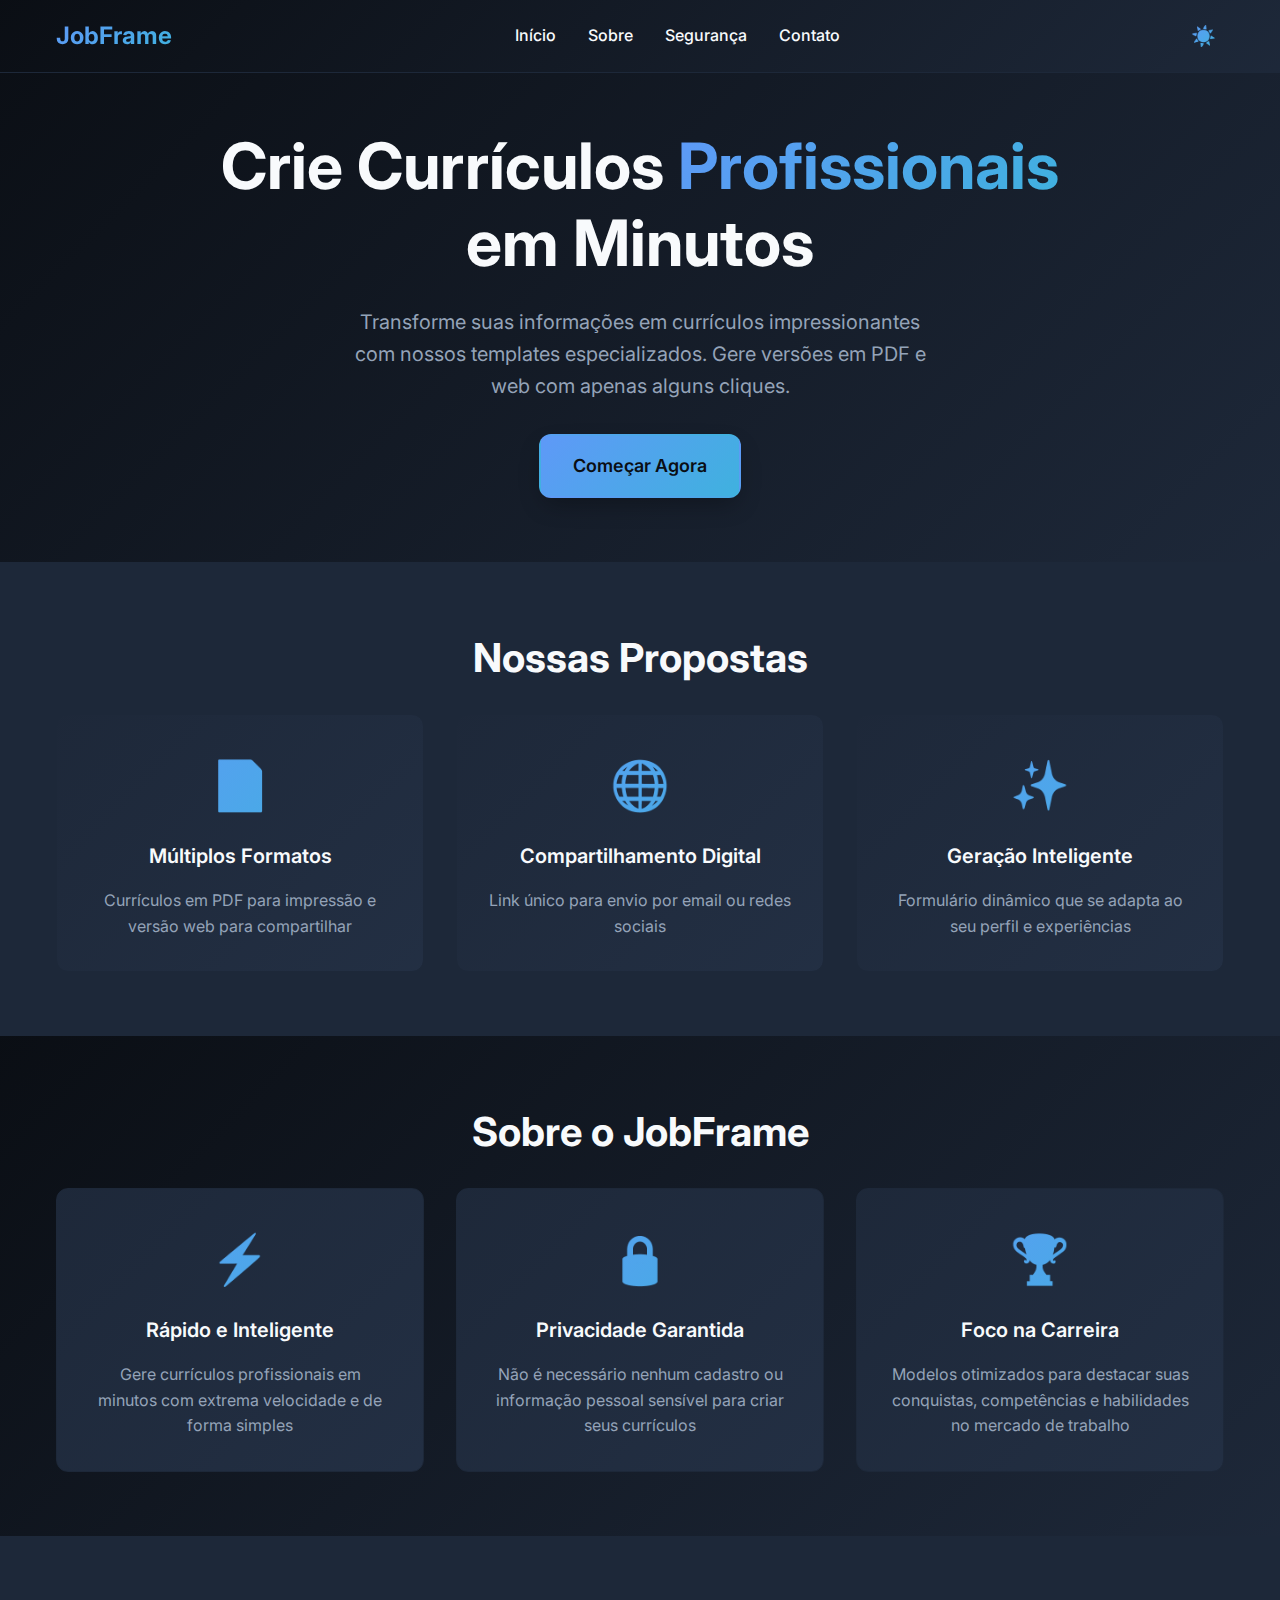
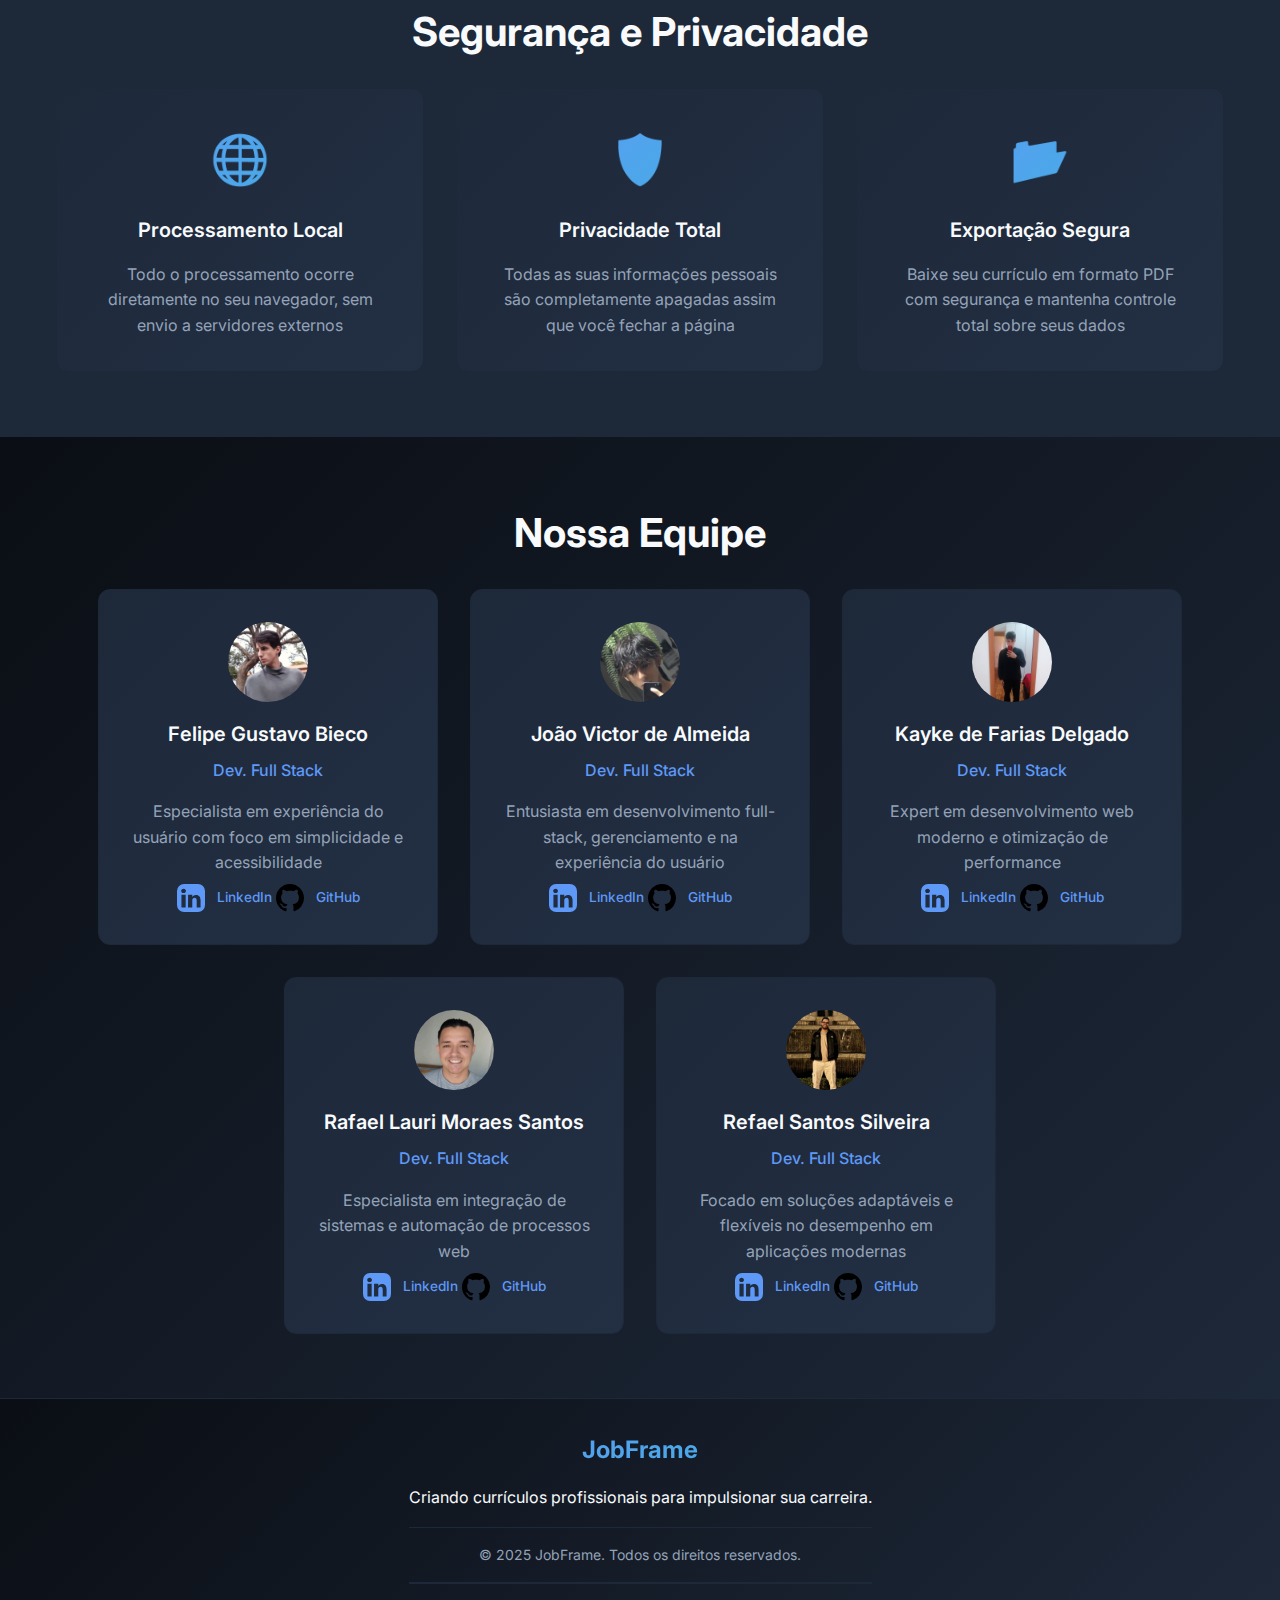
<file: index.html>
<!DOCTYPE html>
<html lang="pt-BR">

<head>
    <meta charset="UTF-8">
    <meta name="viewport" content="width=device-width, initial-scale=1.0">
    <title>JobFrame - Gerador de Currículos</title>
    <meta name="description"
        content="Crie currículos profissionais em minutos com o JobFrame. Gere versões em PDF e web com templates especializados para diferentes setores.">
    <meta name="author" content="JobFrame">
    <link href="https://fonts.googleapis.com/css2?family=Inter:wght@300;400;500;600;700&display=swap" rel="stylesheet">
    <link rel="stylesheet" href="style.css">
    <script src="script.js" defer></script>
</head>

<body>
    <!-- Header -->
    <header id="header" class="header">
        <nav class="nav">
            <div class="nav-brand">
                <a href="#hero" class="nav-logo">
                    <h2>JobFrame</h2>
                </a>
            </div>
            <ul class="nav-menu">
                <li><a href="#hero" class="nav-link">Início</a></li>
                <li><a href="#about" class="nav-link">Sobre</a></li>
                <li><a href="#security" class="nav-link">Segurança</a></li>
                <li><a href="#team" class="nav-link">Contato</a></li>
            </ul>
            <button id="theme-toggle" class="theme-toggle" aria-label="Alternar tema">
                <span class="theme-icon"></span>
            </button>
            <button class="mobile-menu-toggle" id="mobile-menu-toggle">
                <span></span>
                <span></span>
                <span></span>
            </button>
        </nav>
    </header>

    <main>
        <!-- Seção Hero -->
        <section id="hero" class="hero">
            <div class="container">
                <h1 class="hero-title">
                    Crie Currículos
                    <span class="gradient-text">Profissionais</span>
                    <br>em Minutos
                </h1>
                <p class="hero-description">
                    Transforme suas informações em currículos impressionantes com nossos templates
                    especializados. Gere versões em PDF e web com apenas alguns cliques.
                </p>
                <a href="form.html" class="btn btn-hero">Começar Agora</a>
            </div>
        </section>

        <!-- Seção "Nossas Propostas" -->
        <section id="features" class="features">
            <div class="container">
                <h2 class="section-title">Nossas Propostas</h2>
                <div class="features-grid">
                    <div class="feature-card">
                        <div class="feature-icon">📄</div>
                        <h3>Múltiplos Formatos</h3>
                        <p class="feature-text">Currículos em PDF para impressão e versão web para compartilhar</p>
                    </div>
                    <div class="feature-card">
                        <div class="feature-icon">🌐</div>
                        <h3>Compartilhamento Digital</h3>
                        <p class="feature-text">Link único para envio por email ou redes sociais</p>
                    </div>
                    <div class="feature-card">
                        <div class="feature-icon">✨</div>
                        <h3>Geração Inteligente</h3>
                        <p class="feature-text">Formulário dinâmico que se adapta ao seu perfil e experiências</p>
                    </div>
                </div>
            </div>
        </section>

        <!-- Seção "Sobre o JobFrame" -->
        <section id="about" class="about">
            <div class="container">
                <h2 class="section-title">Sobre o JobFrame</h2>
                <div class="about-grid">
                    <div class="about-card">
                        <div class="about-icon">⚡</div>
                        <h3>Rápido e Inteligente</h3>
                        <p class="about-text">Gere currículos profissionais em minutos com extrema velocidade e de forma
                            simples</p>
                    </div>
                    <div class="about-card">
                        <div class="about-icon">🔒</div>
                        <h3>Privacidade Garantida</h3>
                        <p class="about-text">Não é necessário nenhum cadastro ou informação pessoal sensível para criar
                            seus currículos</p>
                    </div>
                    <div class="about-card">
                        <div class="about-icon">🏆</div>
                        <h3>Foco na Carreira</h3>
                        <p class="about-text">Modelos otimizados para destacar suas conquistas, competências e
                            habilidades no mercado de trabalho</p>
                    </div>
                </div>
            </div>
        </section>

        <!-- Seção "Segurança e Privacidade"  -->
        <section id="security" class="security">
            <div class="container">
                <h2 class="section-title">Segurança e Privacidade</h2>
                <div class="security-grid">
                    <div class="security-card">
                        <div class="security-icon">🌐</div>
                        <h3>Processamento Local</h3>
                        <p class="security-text">Todo o processamento ocorre diretamente no seu navegador, sem envio a
                            servidores externos</p>
                    </div>

                    <div class="security-card">
                        <div class="security-icon">🛡️</div>
                        <h3>Privacidade Total</h3>
                        <p class="security-text">Todas as suas informações pessoais são completamente apagadas assim que
                            você fechar a página</p>
                    </div>
                    <div class="security-card">
                        <div class="security-icon">📂</div>
                        <h3>Exportação Segura</h3>
                        <p class="security-text">Baixe seu currículo em formato PDF com segurança e mantenha controle
                            total sobre seus dados</p>
                    </div>
                </div>
            </div>
        </section>

        <!-- Seção "Nossa Equipe" -->
        <section id="team" class="team">
            <div class="container">
                <h2 class="section-title">Nossa Equipe</h2>
                <div class="team-grid">
                    <div class="team-card">
                        <div class="team-avatar">
                            <img src="src/equipe-1.jpeg" alt="">
                        </div>
                        <h3 class="team-name">Felipe Gustavo Bieco</h3>
                        <p class="team-role">Dev. Full Stack</p>
                        <p class="team-description">Especialista em experiência do usuário com foco em simplicidade e
                            acessibilidade</p>
                        <div class="social-links">
                            <a href="https://www.linkedin.com/in/felipe-bieco-879893324/" target="_blank"
                                class="social-link linkedin-link">
                                <svg xmlns="http://www.w3.org/2000/svg" width="28" height="28" fill="currentColor"
                                    class="bi bi-linkedin" viewBox="0 0 16 16"
                                    style="vertical-align: middle; margin-right: 8px; border-radius: 25%;">
                                    <path d="M0 1.146C0 .513.526 0 1.175 0h13.65C15.473 
             0 16 .513 16 1.146v13.708c0 .633-.527 
             1.146-1.175 1.146H1.175A1.146 1.146 
             0 0 1 0 14.854V1.146zm4.943 
             12.248V6.169H2.542v7.225h2.401zm-1.2-8.212c.837 
             0 1.358-.554 1.358-1.248-.015-.71-.52-1.248-1.341-1.248-.821 
             0-1.359.538-1.359 1.248 0 .694.521 1.248 
             1.327 1.248h.015zM13.458 
             13.394v-3.967c0-2.118-1.13-3.104-2.636-3.104-1.214 
             0-1.758.669-2.06 1.14h-.03V6.169H6.332c.03.678 
             0 7.225 0 7.225h2.4v-4.03c0-.216.016-.432.08-.586.173-.431.568-.878 
             1.231-.878.869 0 1.216.662 1.216 1.634v3.86h2.199z" />
                                </svg>
                                <span>LinkedIn</span>
                            </a>

                            <a href="https://github.com/felipotsz/" target="_blank" class="social-link github-link">
                                <svg xmlns="http://www.w3.org/2000/svg" height="28" width="28" fill=""
                                    class="bi bi-github" viewBox="0 0 16 16"
                                    style="vertical-align: middle; margin-right: 8px;">
                                    <path d="M8 0C3.58 0 0 3.58 0 8c0 3.54 2.29 6.53 5.47 7.59.4.07.55-.17.55-.38
             0-.19-.01-.82-.01-1.49-2.01.37-2.53-.49-2.69-.94-.09-.23-.48-.94
             -.82-1.13-.28-.15-.68-.52-.01-.53.63-.01 1.08.58 1.23.82.72
             1.21 1.87.87 2.33.66.07-.52.28-.87.51-1.07-1.78-.2-3.64-.89
             -3.64-3.95 0-.87.31-1.59.82-2.15-.08-.2-.36-1.02.08-2.12
             0 0 .67-.21 2.2.82.64-.18 1.32-.27 2-.27s1.36.09 2 .27
             c1.53-1.04 2.2-.82 2.2-.82.44 1.1.16 1.92.08 2.12.51.56
             .82 1.27.82 2.15 0 3.07-1.87 3.75-3.65 3.95.29.25.54.73
             .54 1.48 0 1.07-.01 1.93-.01 2.2 0 .21.15.46.55.38A8.01
             8.01 0 0 0 16 8c0-4.42-3.58-8-8-8" />
                                </svg>
                                <span>GitHub</span>
                            </a>
                        </div>
                    </div>

                    <div class="team-card">
                        <div class="team-avatar">
                            <img src="src/equipe-2.jpeg" alt="">
                        </div>
                        <h3 class="team-name">João Victor de Almeida</h3>
                        <p class="team-role">Dev. Full Stack</p>
                        <p class="team-description">Entusiasta em desenvolvimento full-stack, gerenciamento e na
                            experiência do usuário</p>
                        <div class="social-links">
                            <a href="https://www.linkedin.com/in/joao-victor-de-almeida-959438384/" target="_blank"
                                class="social-link linkedin-link">
                                <svg xmlns="http://www.w3.org/2000/svg" width="28" height="28" fill="currentColor"
                                    class="bi bi-linkedin" viewBox="0 0 16 16"
                                    style="vertical-align: middle; margin-right: 8px; border-radius: 25%;">
                                    <path d="M0 1.146C0 .513.526 0 1.175 0h13.65C15.473 
             0 16 .513 16 1.146v13.708c0 .633-.527 
             1.146-1.175 1.146H1.175A1.146 1.146 
             0 0 1 0 14.854V1.146zm4.943 
             12.248V6.169H2.542v7.225h2.401zm-1.2-8.212c.837 
             0 1.358-.554 1.358-1.248-.015-.71-.52-1.248-1.341-1.248-.821 
             0-1.359.538-1.359 1.248 0 .694.521 1.248 
             1.327 1.248h.015zM13.458 
             13.394v-3.967c0-2.118-1.13-3.104-2.636-3.104-1.214 
             0-1.758.669-2.06 1.14h-.03V6.169H6.332c.03.678 
             0 7.225 0 7.225h2.4v-4.03c0-.216.016-.432.08-.586.173-.431.568-.878 
             1.231-.878.869 0 1.216.662 1.216 1.634v3.86h2.199z" />
                                </svg>
                                <span>LinkedIn</span>
                            </a>

                            <a href="https://github.com/joaovictor17879-hub" target="_blank"
                                class="social-link github-link">
                                <svg xmlns="http://www.w3.org/2000/svg" height="28" width="28" fill=""
                                    class="bi bi-github" viewBox="0 0 16 16"
                                    style="vertical-align: middle; margin-right: 8px;">
                                    <path d="M8 0C3.58 0 0 3.58 0 8c0 3.54 2.29 6.53 5.47 7.59.4.07.55-.17.55-.38
             0-.19-.01-.82-.01-1.49-2.01.37-2.53-.49-2.69-.94-.09-.23-.48-.94
             -.82-1.13-.28-.15-.68-.52-.01-.53.63-.01 1.08.58 1.23.82.72
             1.21 1.87.87 2.33.66.07-.52.28-.87.51-1.07-1.78-.2-3.64-.89
             -3.64-3.95 0-.87.31-1.59.82-2.15-.08-.2-.36-1.02.08-2.12
             0 0 .67-.21 2.2.82.64-.18 1.32-.27 2-.27s1.36.09 2 .27
             c1.53-1.04 2.2-.82 2.2-.82.44 1.1.16 1.92.08 2.12.51.56
             .82 1.27.82 2.15 0 3.07-1.87 3.75-3.65 3.95.29.25.54.73
             .54 1.48 0 1.07-.01 1.93-.01 2.2 0 .21.15.46.55.38A8.01
             8.01 0 0 0 16 8c0-4.42-3.58-8-8-8" />
                                </svg>
                                <span>GitHub</span>
                            </a>
                        </div>
                    </div>

                    <div class="team-card">
                        <div class="team-avatar">
                            <img src="src/equipe-3.jpeg" alt="">
                        </div>
                        <h3 class="team-name">Kayke de Farias Delgado</h3>
                        <p class="team-role">Dev. Full Stack</p>
                        <p class="team-description">Expert em desenvolvimento web moderno e otimização de performance
                        </p>
                        <div class="social-links">
                            <a href="https://www.linkedin.com/in/kayke-delgado-681a1b335/" target="_blank"
                                class="social-link linkedin-link">
                                <svg xmlns="http://www.w3.org/2000/svg" width="28" height="28" fill="currentColor"
                                    class="bi bi-linkedin" viewBox="0 0 16 16"
                                    style="vertical-align: middle; margin-right: 8px; border-radius: 25%;">
                                    <path d="M0 1.146C0 .513.526 0 1.175 0h13.65C15.473 
             0 16 .513 16 1.146v13.708c0 .633-.527 
             1.146-1.175 1.146H1.175A1.146 1.146 
             0 0 1 0 14.854V1.146zm4.943 
             12.248V6.169H2.542v7.225h2.401zm-1.2-8.212c.837 
             0 1.358-.554 1.358-1.248-.015-.71-.52-1.248-1.341-1.248-.821 
             0-1.359.538-1.359 1.248 0 .694.521 1.248 
             1.327 1.248h.015zM13.458 
             13.394v-3.967c0-2.118-1.13-3.104-2.636-3.104-1.214 
             0-1.758.669-2.06 1.14h-.03V6.169H6.332c.03.678 
             0 7.225 0 7.225h2.4v-4.03c0-.216.016-.432.08-.586.173-.431.568-.878 
             1.231-.878.869 0 1.216.662 1.216 1.634v3.86h2.199z" />
                                </svg>
                                <span>LinkedIn</span>
                            </a>

                            <a href="https://github.com/NinjaMaster14" target="_blank" class="social-link github-link">
                                <svg xmlns="http://www.w3.org/2000/svg" height="28" width="28" fill=""
                                    class="bi bi-github" viewBox="0 0 16 16"
                                    style="vertical-align: middle; margin-right: 8px;">
                                    <path d="M8 0C3.58 0 0 3.58 0 8c0 3.54 2.29 6.53 5.47 7.59.4.07.55-.17.55-.38
             0-.19-.01-.82-.01-1.49-2.01.37-2.53-.49-2.69-.94-.09-.23-.48-.94
             -.82-1.13-.28-.15-.68-.52-.01-.53.63-.01 1.08.58 1.23.82.72
             1.21 1.87.87 2.33.66.07-.52.28-.87.51-1.07-1.78-.2-3.64-.89
             -3.64-3.95 0-.87.31-1.59.82-2.15-.08-.2-.36-1.02.08-2.12
             0 0 .67-.21 2.2.82.64-.18 1.32-.27 2-.27s1.36.09 2 .27
             c1.53-1.04 2.2-.82 2.2-.82.44 1.1.16 1.92.08 2.12.51.56
             .82 1.27.82 2.15 0 3.07-1.87 3.75-3.65 3.95.29.25.54.73
             .54 1.48 0 1.07-.01 1.93-.01 2.2 0 .21.15.46.55.38A8.01
             8.01 0 0 0 16 8c0-4.42-3.58-8-8-8" />
                                </svg>
                                <span>GitHub</span>
                            </a>
                        </div>
                    </div>

                    <div class="team-card">
                        <div class="team-avatar">
                            <img src="src/equipe-4.jpeg" alt="">
                        </div>
                        <h3 class="team-name">Rafael Lauri Moraes Santos</h3>
                        <p class="team-role">Dev. Full Stack</p>
                        <p class="team-description">Especialista em integração de sistemas e automação de processos web
                        </p>
                        <div class="social-links">
                            <a href="https://www.linkedin.com/in/rafael-lauri-moraes-santos-717773186/" target="_blank"
                                class="social-link linkedin-link">
                                <svg xmlns="http://www.w3.org/2000/svg" width="28" height="28" fill="currentColor"
                                    class="bi bi-linkedin" viewBox="0 0 16 16"
                                    style="vertical-align: middle; margin-right: 8px; border-radius: 25%;">
                                    <path d="M0 1.146C0 .513.526 0 1.175 0h13.65C15.473 
             0 16 .513 16 1.146v13.708c0 .633-.527 
             1.146-1.175 1.146H1.175A1.146 1.146 
             0 0 1 0 14.854V1.146zm4.943 
             12.248V6.169H2.542v7.225h2.401zm-1.2-8.212c.837 
             0 1.358-.554 1.358-1.248-.015-.71-.52-1.248-1.341-1.248-.821 
             0-1.359.538-1.359 1.248 0 .694.521 1.248 
             1.327 1.248h.015zM13.458 
             13.394v-3.967c0-2.118-1.13-3.104-2.636-3.104-1.214 
             0-1.758.669-2.06 1.14h-.03V6.169H6.332c.03.678 
             0 7.225 0 7.225h2.4v-4.03c0-.216.016-.432.08-.586.173-.431.568-.878 
             1.231-.878.869 0 1.216.662 1.216 1.634v3.86h2.199z" />
                                </svg>
                                <span>LinkedIn</span>
                            </a>

                            <a href="https://github.com/RafalauriSantos" target="_blank"
                                class="social-link github-link">
                                <svg xmlns="http://www.w3.org/2000/svg" height="28" width="28" fill=""
                                    class="bi bi-github" viewBox="0 0 16 16"
                                    style="vertical-align: middle; margin-right: 8px;">
                                    <path d="M8 0C3.58 0 0 3.58 0 8c0 3.54 2.29 6.53 5.47 7.59.4.07.55-.17.55-.38
             0-.19-.01-.82-.01-1.49-2.01.37-2.53-.49-2.69-.94-.09-.23-.48-.94
             -.82-1.13-.28-.15-.68-.52-.01-.53.63-.01 1.08.58 1.23.82.72
             1.21 1.87.87 2.33.66.07-.52.28-.87.51-1.07-1.78-.2-3.64-.89
             -3.64-3.95 0-.87.31-1.59.82-2.15-.08-.2-.36-1.02.08-2.12
             0 0 .67-.21 2.2.82.64-.18 1.32-.27 2-.27s1.36.09 2 .27
             c1.53-1.04 2.2-.82 2.2-.82.44 1.1.16 1.92.08 2.12.51.56
             .82 1.27.82 2.15 0 3.07-1.87 3.75-3.65 3.95.29.25.54.73
             .54 1.48 0 1.07-.01 1.93-.01 2.2 0 .21.15.46.55.38A8.01
             8.01 0 0 0 16 8c0-4.42-3.58-8-8-8" />
                                </svg>
                                <span>GitHub</span>
                            </a>
                        </div>
                    </div>

                    <div class="team-card">
                        <div class="team-avatar">
                            <img src="src/equipe-5.jpeg" alt="">
                        </div>
                        <h3 class="team-name">Refael Santos Silveira</h3>
                        <p class="team-role">Dev. Full Stack</p>
                        <p class="team-description">Focado em soluções adaptáveis e flexíveis no desempenho em
                            aplicações modernas
                        </p>
                        <div class="social-links">
                            <a href="https://www.linkedin.com/in/rafael-silveira-0a5537355/" target="_blank"
                                class="social-link linkedin-link">
                                <svg xmlns="http://www.w3.org/2000/svg" width="28" height="28" fill="currentColor"
                                    class="bi bi-linkedin" viewBox="0 0 16 16"
                                    style="vertical-align: middle; margin-right: 8px; border-radius: 25%;">
                                    <path d="M0 1.146C0 .513.526 0 1.175 0h13.65C15.473 
             0 16 .513 16 1.146v13.708c0 .633-.527 
             1.146-1.175 1.146H1.175A1.146 1.146 
             0 0 1 0 14.854V1.146zm4.943 
             12.248V6.169H2.542v7.225h2.401zm-1.2-8.212c.837 
             0 1.358-.554 1.358-1.248-.015-.71-.52-1.248-1.341-1.248-.821 
             0-1.359.538-1.359 1.248 0 .694.521 1.248 
             1.327 1.248h.015zM13.458 
             13.394v-3.967c0-2.118-1.13-3.104-2.636-3.104-1.214 
             0-1.758.669-2.06 1.14h-.03V6.169H6.332c.03.678 
             0 7.225 0 7.225h2.4v-4.03c0-.216.016-.432.08-.586.173-.431.568-.878 
             1.231-.878.869 0 1.216.662 1.216 1.634v3.86h2.199z" />
                                </svg>
                                <span>LinkedIn</span>
                            </a>

                            <a href="https://github.com/Rafaelz11" target="_blank" class="social-link github-link">
                                <svg xmlns="http://www.w3.org/2000/svg" height="28" width="28" fill=""
                                    class="bi bi-github" viewBox="0 0 16 16"
                                    style="vertical-align: middle; margin-right: 8px;">
                                    <path d="M8 0C3.58 0 0 3.58 0 8c0 3.54 2.29 6.53 5.47 7.59.4.07.55-.17.55-.38
             0-.19-.01-.82-.01-1.49-2.01.37-2.53-.49-2.69-.94-.09-.23-.48-.94
             -.82-1.13-.28-.15-.68-.52-.01-.53.63-.01 1.08.58 1.23.82.72
             1.21 1.87.87 2.33.66.07-.52.28-.87.51-1.07-1.78-.2-3.64-.89
             -3.64-3.95 0-.87.31-1.59.82-2.15-.08-.2-.36-1.02.08-2.12
             0 0 .67-.21 2.2.82.64-.18 1.32-.27 2-.27s1.36.09 2 .27
             c1.53-1.04 2.2-.82 2.2-.82.44 1.1.16 1.92.08 2.12.51.56
             .82 1.27.82 2.15 0 3.07-1.87 3.75-3.65 3.95.29.25.54.73
             .54 1.48 0 1.07-.01 1.93-.01 2.2 0 .21.15.46.55.38A8.01
             8.01 0 0 0 16 8c0-4.42-3.58-8-8-8" />
                                </svg>
                                <span>GitHub</span>
                            </a>
                        </div>
                    </div>
                </div>
            </div>

        </section>
    </main>

    <!-- Footer -->
    <footer class="footer">
        <div class="container">
            <div class="footer-content">
                <div class="footer-brand">
                    <h3>JobFrame</h3>
                    <p>Criando currículos profissionais para impulsionar sua carreira.</p>
                </div>
            </div>
            <div class="footer-bottom">
                <p>&copy; 2025 JobFrame. Todos os direitos reservados.</p>
                <div class="footer-divider"></div>
            </div>
        </div>
    </footer>
</body>

</html>
</file>
<file: style.css>
/* JobFrame Design System - Pure CSS Version */

/* ================================================
   IMPORTS E VARIÁVEIS CSS
================================================ */

/* Fonts */
@import url('https://fonts.googleapis.com/css2?family=Inter:wght@300;400;500;600;700&display=swap');

/* CSS Variables - Design System */
:root {
    /* JobFrame Light Theme Colors */
    --background: 225 20% 97%;
    --foreground: 217 32% 17%;
    --card: 0 0% 100%;
    --card-foreground: 217 32% 17%;
    --primary: 217 91% 60%;
    --primary-foreground: 0 0% 100%;
    --primary-light: 228 96% 90%;
    --primary-hover: 217 91% 50%;
    --secondary: 210 40% 96%;
    --secondary-foreground: 217 32% 17%;
    --accent: 197 71% 56%;
    --accent-foreground: 0 0% 100%;
    --muted: 210 40% 96%;
    --muted-foreground: 215 16% 47%;
    --destructive: 0 84% 60%;
    --destructive-foreground: 210 40% 98%;
    --border: 214 32% 91%;
    --input: 214 32% 91%;
    --ring: 217 91% 60%;
    --radius: 0.75rem;

    /* Linha de Progresso */
    --step-line: 214 32% 91%;
    --step-bg: 0 0% 100%;
    --step-color: 215 16% 47%;
    --step-border: 214 32% 91%;

    /* JobFrame Gradients */
    --gradient-primary: linear-gradient(135deg, hsl(217 91% 60%), hsl(197 71% 56%));
    --gradient-hero: linear-gradient(135deg, hsl(217 91% 60%), hsl(197 71% 56%));
    --gradient-card: linear-gradient(135deg, hsl(0 0% 100%), hsl(225 20% 97%));

    /* JobFrame Shadows */
    --shadow-sm: 0 1px 3px 0 rgba(37, 99, 235, 0.08);
    --shadow-md: 0 4px 6px rgba(37, 99, 235, 0.1);
    --shadow-lg: 0 12px 20px rgba(37, 99, 235, 0.12);
    --shadow-elegant: 0 12px 28px rgba(37, 99, 235, 0.18);
    --shadow-glow: 0 0 40px rgba(37, 99, 235, 0.2);

    /* JobFrame Animations */
    --transition-smooth: all 0.3s cubic-bezier(0.4, 0, 0.2, 1);
    --transition-bounce: all 0.3s cubic-bezier(0.68, -0.55, 0.265, 1.55);

    /* Linha Divisora*/
    --divider-color: linear-gradient(to right,
            hsla(217, 32%, 17%, 0),
            hsla(217, 32%, 17%, 0.6),
            hsla(217, 32%, 17%, 0));
}

body.dark-theme {
    --background: 217 32% 6%;
    --foreground: 210 40% 98%;
    --card: 217 32% 17%;
    --card-foreground: 210 40% 98%;
    --primary: 217 91% 67%;
    --primary-foreground: 217 32% 6%;
    --primary-light: 217 32% 25%;
    --primary-hover: 217 91% 60%;
    --secondary: 217 32% 17%;
    --secondary-foreground: 210 40% 98%;
    --accent: 197 71% 56%;
    --accent-foreground: 217 32% 6%;
    --muted: 217 32% 17%;
    --muted-foreground: 215 20% 65%;
    --destructive: 0 62% 31%;
    --destructive-foreground: 210 40% 98%;
    --border: 217 32% 17%;
    --input: 217 32% 17%;
    --ring: 217 91% 67%;
    --step-line: 217 32% 50%;
    --step-bg: 217 32% 17%;
    --step-color: 210 40% 98%;
    --step-border: 217 32% 50%;
    --gradient-primary: linear-gradient(135deg, hsl(217 91% 67%), hsl(197 71% 56%));
    --gradient-hero: linear-gradient(135deg, hsl(217 91% 67%), hsl(197 71% 56%));
    --gradient-card: linear-gradient(135deg, hsl(217 32% 17%), hsl(217 32% 20%));
    --shadow-sm: 0 1px 2px 0 rgba(0, 0, 0, 0.3);
    --shadow-md: 0 4px 6px -1px rgba(0, 0, 0, 0.4);
    --shadow-lg: 0 10px 15px -3px rgba(0, 0, 0, 0.5);
    --shadow-elegant: 0 10px 25px -5px rgba(0, 0, 0, 0.3);
    --shadow-glow: 0 0 40px rgba(59, 130, 246, 0.3);
    --divider-color: linear-gradient(to right,
            hsla(214, 32%, 91%, 0),
            hsla(214, 32%, 91%, 0.6),
            hsla(214, 32%, 91%, 0));
}

/* ================================================
   RESET E ESTILOS BASE
================================================ */

* {
    margin: 0;
    padding: 0;
    box-sizing: border-box;
}

body {
    font-family: 'Inter', sans-serif;
    background-color: hsl(var(--background));
    color: hsl(var(--foreground));
    line-height: 1.6;
    transition: var(--transition-smooth);
}

.container {
    max-width: 1200px;
    margin: 0 auto;
    padding: 0 1rem;
}

/* ================================================
   LAYOUT E COMPONENTES PRINCIPAIS
================================================ */

/* Header Styles */
.header {
    position: fixed;
    top: 0;
    left: 0;
    right: 0;
    width: 100%;
    z-index: 1000;
    background: linear-gradient(135deg, hsl(var(--background)), hsl(var(--secondary)));
    border-bottom: 1px solid hsl(var(--border));
    transition: var(--transition-smooth);
}

.nav {
    display: flex;
    align-items: center;
    justify-content: space-evenly;
    padding: 1rem;
    max-width: 1200px;
    width: 100%;
    margin: 0 auto;
}

.nav-brand h2 {
    background: var(--gradient-primary);
    -webkit-background-clip: text;
    -webkit-text-fill-color: transparent;
    background-clip: text;
    text-decoration: none;
    font-weight: 700;
    font-size: 1.5rem;
}

.nav-brand a {
    text-decoration: none;
}

.nav-menu {
    display: flex;
    list-style: none;
    gap: 2rem;
    margin: 0;
    padding: 0;
    justify-content: center;
    flex-grow: 1;
}

.nav-link {
    text-decoration: none;
    color: hsl(var(--foreground));
    font-weight: 500;
    transition: var(--transition-smooth);
    position: relative;
}

.nav-link:hover {
    color: hsl(var(--primary));
}

.nav-link::after {
    content: '';
    position: absolute;
    bottom: -4px;
    left: 0;
    width: 0;
    height: 2px;
    background: var(--gradient-primary);
    transition: var(--transition-smooth);
}

.nav-link:hover::after {
    width: 100%;
}

.theme-toggle {
    background: none;
    border: none;
    color: hsl(var(--foreground));
    font-size: 1.25rem;
    cursor: pointer;
    padding: 0.5rem;
    border-radius: var(--radius);
    transition: var(--transition-smooth);
}

.theme-toggle:hover {
    background-color: hsl(var(--muted));
}

.theme-icon {
    background: var(--gradient-primary);
    -webkit-background-clip: text;
    -webkit-text-fill-color: transparent;
}

.mobile-menu-toggle {
    display: none;
    flex-direction: column;
    background: none;
    border: none;
    cursor: pointer;
    padding: 0.5rem;
}

.mobile-menu-toggle span {
    width: 25px;
    height: 3px;
    background-color: hsl(var(--foreground));
    margin: 3px 0;
    transition: var(--transition-smooth);
}

/* Main Sections */
section {
    padding: 4rem 1rem;
}

.section-title {
    font-size: 2.5rem;
    font-weight: 700;
    text-align: center;
    margin-bottom: 1.5rem;
    color: hsl(var(--foreground));
}

.divider {
    width: 100%;
    height: 2px;
    background: var(--divider-color);
    margin-top: 1.5rem;
    margin-bottom: 1.5rem;
}

/* Hero Section */
.hero {
    padding: 8rem 1rem 4rem;
    background: linear-gradient(135deg, hsl(var(--background)), hsl(var(--secondary)));
    text-align: center;
}

.hero-title {
    font-size: clamp(2.5rem, 5vw, 4rem);
    font-weight: 700;
    margin-bottom: 1.5rem;
    line-height: 1.2;
}

.gradient-text {
    background: var(--gradient-primary);
    -webkit-background-clip: text;
    -webkit-text-fill-color: transparent;
    background-clip: text;
}

.hero-description {
    font-size: 1.25rem;
    color: hsl(var(--muted-foreground));
    margin-bottom: 2rem;
    max-width: 600px;
    margin-left: auto;
    margin-right: auto;
}

/* Card Grid System */
.features-grid,
.about-grid,
.security-grid {
    display: grid;
    grid-template-columns: repeat(auto-fit, minmax(280px, 1fr));
    gap: 2rem;
}

.feature-card,
.about-card,
.security-card {
    padding: 2rem;
    border-radius: var(--radius);
    background: var(--gradient-card);
    border: 1px solid hsl(var(--border));
    text-align: center;
    transition: var(--transition-smooth);
    position: relative;
    overflow: hidden;
}

.feature-card:hover,
.about-card:hover,
.security-card:hover {
    transform: translateY(-8px);
    box-shadow: var(--shadow-elegant);
    border-color: hsl(var(--primary) / 0.5);
}

.feature-icon,
.about-icon,
.security-icon {
    font-size: 3rem;
    margin-bottom: 1rem;
    background: var(--gradient-primary);
    -webkit-background-clip: text;
    -webkit-text-fill-color: transparent;
}

.feature-card h3,
.about-card h3,
.security-card h3 {
    font-size: 1.25rem;
    font-weight: 600;
    margin-bottom: 1rem;
    color: hsl(var(--foreground));
    transition: var(--transition-smooth);
}

.feature-card:hover h3,
.about-card:hover h3,
.security-card:hover h3 {
    color: hsl(var(--primary));
}

.feature-text,
.about-text,
.security-text {
    color: hsl(var(--muted-foreground));
    line-height: 1.6;
}

/* Sections Background */
.features,
.security {
    background-color: hsl(var(--card));
    padding: 4rem 0;
}

.about {
    background: linear-gradient(135deg, hsl(var(--background)), hsl(var(--secondary)));
    padding: 4rem 0;
}

/* Team Section */
.team {
    background: linear-gradient(135deg, hsl(var(--background)), hsl(var(--secondary)));
    border-top: 1px solid hsl(var(--border));
}

.team-grid {
    display: flex;
    flex-wrap: wrap;
    justify-content: center;
    gap: 2rem;
}

.team-card {
    flex: 1 1 340px;
    max-width: 340px;
    padding: 2rem;
    border-radius: var(--radius);
    background: var(--gradient-card);
    border: 1px solid hsl(var(--border));
    text-align: center;
    transition: var(--transition-smooth);
}

.team-card:hover {
    transform: translateY(-8px);
    box-shadow: var(--shadow-elegant);
    border-color: hsl(var(--primary) / 0.5);
}

.team-avatar {
    width: 80px;
    height: 80px;
    border-radius: 50%;
    overflow: hidden;
    display: flex;
    align-items: center;
    justify-content: center;
    background-color: hsl(var(--secondary));
    margin: 0 auto 1rem;
    transition: var(--transition-bounce);
}

.team-card:hover .team-avatar {
    transform: scale(1.1);
}

.team-avatar img {
    width: 100%;
    height: 100%;
    object-fit: cover;
}

.team-name {
    font-size: 1.25rem;
    font-weight: 600;
    margin-bottom: 0.5rem;
    color: hsl(var(--foreground));
}

.team-role {
    font-size: 1rem;
    font-weight: 500;
    color: hsl(var(--primary));
    margin-bottom: 1rem;
}

.team-description {
    color: hsl(var(--muted-foreground));
    margin-bottom: 0.5rem;
    line-height: 1.6;
}

.team-grid a {
    color: hsl(var(--primary));
    text-decoration: none;
    font-size: 0.85rem;
    font-weight: 500;
}

.team-grid a:hover {
    text-decoration: underline;
}

/* Footer */
.footer {
    display: flex;
    flex-direction: column;
    justify-content: center;
    align-items: center;
    background: linear-gradient(135deg, hsl(var(--background)), hsl(var(--secondary)));
    border-top: 1px solid hsl(var(--border));
    padding: 2rem 0 1rem;
}

.footer-content {
    display: flex;
    flex-direction: column;
    align-items: center;
    gap: 1.5rem;
    width: 100%;
}

.footer-brand {
    text-align: center;
    width: 100%;
}

.footer-brand h3 {
    background: var(--gradient-primary);
    -webkit-background-clip: text;
    -webkit-text-fill-color: transparent;
    background-clip: text;
    font-weight: 700;
    font-size: 1.5rem;
    margin-bottom: 1rem;
}

.footer-divider {
    width: 100%;
    height: 2px;
    background-color: hsl(var(--border));
    margin-top: 1rem;
}

.footer-bottom {
    margin-top: 1rem;
    text-align: center;
    padding-top: 1rem;
    border-top: 1px solid hsl(var(--border));
    width: 100%;
    font-size: 0.875rem;
    color: hsl(var(--muted-foreground));
}

/* ================================================
   COMPONENTES DE FORMULÁRIO
================================================ */

/* Creator Section */
.creator {
    background: linear-gradient(135deg, hsl(var(--background)), hsl(var(--secondary)));
    border-top: 1px solid hsl(var(--border));
    padding-top: 6rem;
    min-height: 100vh;
}

.form-container {
    max-width: 800px;
    margin: 0 auto;
}

.resume-form {
    background: var(--gradient-card);
    border: 1px solid hsl(var(--border));
    border-radius: var(--radius);
    padding: 2.5rem;
    box-shadow: var(--shadow-lg);
}

/* Step Indicator */
.step-indicator {
    display: flex;
    flex-direction: column;
    gap: 0.5rem;
    position: relative;
    margin-bottom: 2.5rem;
}

.step-indicator::before {
    content: '';
    position: absolute;
    top: 28%;
    left: 5%;
    right: 5%;
    height: 2px;
    background-color: hsl(var(--step-line));
    transform: translateY(-50%);
}

.step-numbers {
    margin-bottom: 1rem;
    display: grid;
    grid-template-columns: repeat(8, 1fr);
    position: relative;
    align-items: center;
}

.step {
    z-index: 2;
    display: flex;
    flex-direction: column;
    align-items: center;
    justify-content: flex-start;
    min-width: 30px;
    cursor: default;
}

.step-number {
    display: flex;
    align-items: center;
    justify-content: center;
    width: 30px;
    height: 30px;
    border-radius: 50%;
    background-color: hsl(var(--step-bg));
    border: 2px solid hsl(var(--step-border));
    color: hsl(var(--step-color));
    font-weight: 600;
    transition: background-color 0.3s ease, color 0.3s ease, transform 0.4s cubic-bezier(0.68, -0.55, 0.265, 1.55), border-color 0.3s ease, box-shadow 0.3s ease;
}

.step-titles {
    display: grid;
    grid-template-columns: repeat(8, 1fr);
    text-align: center;
    font-size: 0.85rem;
    color: hsl(var(--muted-foreground));
}

.step-title {
    font-size: 0.85rem;
    text-align: center;
    color: hsl(var(--muted-foreground));
    transition: color 0.3s ease;
}

.step.active .step-number {
    background: var(--gradient-primary);
    color: hsl(var(--primary-foreground));
    border-color: hsl(var(--primary));
    transform: scale(1.1);
    box-shadow: var(--shadow-md);
}

.step.active .step-title {
    color: hsl(var(--primary));
    font-weight: 600;
}

/* Form Sections */
.form-section {
    display: none;
    opacity: 0;
    transform: translateX(20px);
    transition: opacity 0.4s ease, transform 0.4s ease, display 0.4s;
    margin-bottom: 1rem;
    position: relative;
}

.form-section.active {
    display: block;
    opacity: 1;
    transform: translateX(0);
}

.form-section-title {
    display: flex;
    align-items: center;
    gap: 0.75rem;
    font-size: 1.5rem;
    font-weight: 600;
    margin-bottom: 1.5rem;
    color: hsl(var(--foreground));
}

.form-section-icon {
    color: hsl(var(--primary));
}

/* Form Grid */
.form-grid {
    display: grid;
    grid-template-columns: 1fr 1fr;
    gap: 1rem;
}

.form-grid-compact {
    grid-template-columns: 1fr auto;
    align-items: center;
}

.form-group {
    display: flex;
    flex-direction: column;
}

.form-group-full {
    grid-column: 1 / -1;
}

.form-group label {
    font-weight: 500;
    margin-bottom: 0.5rem;
    color: hsl(var(--foreground));
}

.form-group input,
.form-group textarea,
.form-group select {
    padding: 0.75rem;
    margin-bottom: 1.5rem;
    border: 1px solid hsl(var(--input));
    border-radius: var(--radius);
    color: hsl(var(--foreground));
    font-size: 1rem;
    transition: var(--transition-smooth);
}

.form-group input:focus,
.form-group textarea:focus,
.form-group select:focus {
    outline: none;
    border-color: hsl(var(--ring));
    box-shadow: 0 0 0 2px hsl(var(--ring) / 0.2);
}

/* Checkboxes */
.form-group-checkbox {
    display: flex;
    align-items: center;
    margin-top: 1rem;
}

.form-group-checkbox label {
    font-size: 1rem;
    cursor: pointer;
    font-weight: 400;
}

.form-group-checkbox input[type="checkbox"] {
    width: 1rem;
    height: 1rem;
    accent-color: hsl(var(--primary));
    cursor: pointer;
    margin-right: 0.5rem;
}

/* Form Navigation */
.form-navigation {
    display: flex;
    justify-content: space-between;
    padding-top: 0.5rem;
    margin-top: 0.5rem;
}

/* Dynamic Items */
.experience-item,
.education-item,
.language-item {
    position: relative;
    margin-bottom: 1rem;
    border-radius: var(--radius);
}

.btn-add-item-wrapper {
    text-align: center;
    margin-top: 1.5rem;
    margin-bottom: 0.5rem;
}

.btn-add-item-wrapper .btn-add-item {
    width: auto;
    min-width: 250px;
    display: inline-flex;
    align-items: center;
    justify-content: center;
    gap: 0.5rem;
}

/* ================================================
   COMPONENTES DE BOTÃO
================================================ */

.btn {
    display: inline-flex;
    align-items: center;
    justify-content: center;
    gap: 0.5rem;
    padding: 0.75rem 1.5rem;
    border: none;
    border-radius: var(--radius);
    font-weight: 600;
    text-decoration: none;
    cursor: pointer;
    transition: var(--transition-smooth);
    font-size: 1rem;
    position: relative;
    overflow: hidden;
}

.btn-hero {
    background: var(--gradient-primary);
    color: hsl(var(--primary-foreground));
    padding: 1rem 2rem;
    font-size: 1.125rem;
    box-shadow: var(--shadow-elegant);
    border: 2px solid transparent;
}

.btn-hero:hover {
    transform: translateY(-2px);
    box-shadow: var(--shadow-glow);
}

.btn-secondary {
    background-color: hsl(var(--secondary));
    color: hsl(var(--secondary-foreground));
    border: 1px solid hsl(var(--border));
    box-shadow: var(--shadow-sm);
}

.btn-secondary:hover {
    background-color: hsl(var(--secondary) / 0.9);
    border-color: hsl(var(--secondary) / 0.9);
    transform: translateY(-1px);
    box-shadow: var(--shadow-md);
}

.btn-add-item {
    border: 2px solid hsl(var(--primary-light));
    color: hsl(var(--primary));
}

.btn-add-item:hover {
    background-color: hsl(var(--primary-light) / 0.5);
}

.btn-sm {
    padding: 0.4rem 0.75rem;
    font-size: 0.85rem;
    border-radius: var(--radius);
}

.btn-destructive {
    background-color: hsl(var(--destructive));
    color: hsl(var(--destructive-foreground));
    border-color: hsl(var(--destructive));
}

.btn-destructive:hover {
    background-color: hsl(var(--destructive) / 0.9);
    border-color: hsl(var(--destructive) / 0.9);
}

/* ================================================
   UPLOAD DE FOTO
================================================ */

.form-group-photo {
    display: flex;
    flex-direction: column;
    align-items: center;
    text-align: center;
    padding: 1rem;
}

.photo-upload-wrapper {
    display: flex;
    flex-direction: column;
    align-items: center;
    gap: 1.5rem;
    width: 100%;
    max-width: 350px;
    margin-bottom: 1rem;
}

.photo-drop-zone {
    width: 180px;
    height: 180px;
    border: 2px dashed hsl(var(--border));
    border-radius: 50%;
    background-color: hsl(var(--card));
    display: flex;
    align-items: center;
    justify-content: center;
    cursor: pointer;
    transition: var(--transition-smooth);
    position: relative;
    overflow: hidden;
    box-shadow: var(--shadow-md);
}

.photo-drop-zone:hover {
    border-color: hsl(var(--primary));
    box-shadow: var(--shadow-lg);
}

.photo-drop-zone.drag-over {
    border: 2px solid hsl(var(--primary));
    background-color: hsl(var(--primary-light) / 0.1);
}

.photo-preview {
    display: flex;
    flex-direction: column;
    align-items: center;
    justify-content: center;
    width: 100%;
    height: 100%;
    padding: 10px;
    color: hsl(var(--muted-foreground));
    font-size: 0.9rem;
    transition: opacity 0.3s;
}

.photo-preview-img {
    width: 100%;
    height: 100%;
    object-fit: cover;
    border-radius: 50%;
    pointer-events: none;
}

.photo-placeholder-icon {
    width: 36px;
    height: 36px;
    margin-bottom: 0.5rem;
}

.photo-drop-zone.has-photo .photo-placeholder-icon,
.photo-drop-zone.has-photo #photo-placeholder-text {
    opacity: 0;
    visibility: hidden;
}

.photo-actions {
    display: flex;
    flex-wrap: wrap;
    gap: 0.75rem;
    align-items: stretch;
    margin-top: 1rem;
}

.photo-actions>.btn-upload-label,
.photo-actions>button.btn {
    flex: 1;
    margin: 0;
    display: flex;
    min-width: 180px;
    justify-content: center;
    align-items: center;
    text-align: center;
    padding: 0.75rem 1.25rem;
}

.btn-upload-label {
    display: inline-flex;
    align-items: center;
    justify-content: center;
    gap: 0.5rem;
    font-weight: 600;
    border-radius: var(--radius);
    font-size: 1rem;
    cursor: pointer;
    transition: var(--transition-smooth);
    background-color: hsl(var(--secondary));
    color: hsl(var(--secondary-foreground));
    border: 1px solid hsl(var(--border));
    padding: 0.75rem 1.25rem;
}

.btn-upload-label:hover {
    background-color: hsl(var(--muted));
    transform: translateY(-1px);
    box-shadow: var(--shadow-md);
}

.photo-guideline-text {
    color: hsl(var(--muted-foreground));
    font-size: 0.85rem;
    margin-top: 0.5rem;
}

/* ================================================
   MODAL E CÂMERA
================================================ */

.modal-overlay {
    position: fixed;
    top: 0;
    left: 0;
    width: 100%;
    height: 100%;
    background-color: rgba(0, 0, 0, 0.7);
    display: flex;
    align-items: center;
    justify-content: center;
    z-index: 1000;
    backdrop-filter: blur(5px);
    opacity: 1;
    transition: opacity 0.3s ease;
}

.modal-overlay.hidden {
    opacity: 0;
    pointer-events: none;
}

.modal-content {
    background: linear-gradient(135deg, hsl(var(--background)), hsl(var(--secondary)));
    color: hsl(var(--card-foreground));
    padding: 2rem;
    border-radius: 6%;
    box-shadow: var(--shadow-lg);
    max-width: 90%;
    width: 500px;
    display: flex;
    flex-direction: column;
    gap: 1.5rem;
    max-height: 90vh;
    overflow-y: auto;
    transform: scale(1);
    transition: transform 0.3s ease;
}

.modal-overlay.hidden .modal-content {
    transform: scale(0.95);
}

.modal-title {
    display: flex;
    align-items: center;
    gap: 0.75rem;
    font-size: 1.5rem;
    font-weight: 700;
    color: hsl(var(--primary));
}

.camera-stream-container {
    position: relative;
    width: 100%;
    aspect-ratio: 4/3;
    background-color: hsl(var(--background));
    border-radius: var(--radius);
    overflow: hidden;
    display: flex;
    align-items: center;
    justify-content: center;
}

#camera-stream {
    width: 100%;
    height: 100%;
    object-fit: cover;
    display: block;
    z-index: 1;
}

#camera-canvas {
    position: absolute;
    top: 0;
    left: 0;
    width: 100%;
    height: 100%;
    object-fit: cover;
    z-index: 2;
}

.camera-message {
    position: absolute;
    top: 50%;
    left: 50%;
    transform: translate(-50%, -50%);
    color: hsl(var(--muted-foreground));
    text-align: center;
    padding: 10px;
    background: rgba(0, 0, 0, 0.5);
    border-radius: var(--radius);
    pointer-events: none;
    z-index: 3;
}

.modal-actions {
    display: flex;
    flex-direction: column;
    gap: 1.5rem;
    align-items: center;
}

.main-camera-actions {
    display: flex;
    width: 100%;
    gap: 1rem;
    justify-content: flex-end;
}

#switch-camera-btn {
    flex-shrink: 0;
    width: auto;
}

#capture-photo-btn {
    flex-grow: 1;
    max-width: 250px;
}

#close-camera-modal-btn {
    width: 180px;
    text-align: center;
}

/* Estados vazios */
.no-templates {
    text-align: center;
    padding: 3rem 2rem;
    color: hsl(var(--muted-foreground));
}

.no-templates i {
    width: 48px;
    height: 48px;
    margin-bottom: 1rem;
    opacity: 0.5;
}

.no-templates p {
    margin: 0 0 0.5rem 0;
    font-weight: 600;
}

.no-templates span {
    font-size: 0.875rem;
}

/* ================================================
   TEMPLATES E CORES
================================================ */

.template-options-simple {
    display: grid;
    grid-template-columns: repeat(auto-fit, minmax(200px, 1fr));
    gap: 1.5rem;
    margin-top: 1rem;
    justify-items: center;
}

.template-card {
    width: 100%;
    max-width: 240px;
    background: var(--gradient-card);
    border: 1px solid hsl(var(--border));
    border-radius: var(--radius);
    box-shadow: var(--shadow-sm);
    text-align: center;
    cursor: pointer;
    overflow: hidden;
    display: flex;
    flex-direction: column;
    align-items: center;
    padding: 1rem;
    transition: transform 0.25s ease, box-shadow 0.25s ease, border-color 0.25s ease;
}

.template-card:hover {
    transform: translateY(-6px) scale(1.02);
    box-shadow: 0 8px 20px rgba(0, 0, 0, 0.18), 0 0 12px hsl(var(--primary) / 0.5);
    border-color: hsl(var(--primary));
}

.template-card.active {
    border: 2px solid hsl(var(--primary));
    background-color: hsl(var(--primary) / 0.08);
    box-shadow: var(--shadow-glow);
    transform: scale(1.03);
}

.template-icon {
    font-size: 2rem;
    margin-bottom: 0.75rem;
}

.template-card h3 {
    font-size: 1.1rem;
    font-weight: 600;
    color: hsl(var(--foreground));
    margin-bottom: 0.25rem;
}

.template-card p {
    font-size: 0.9rem;
    color: hsl(var(--muted-foreground));
}

/* Seleção de Cores */
.color-options {
    display: flex;
    gap: 1rem;
    margin-top: 1rem;
    margin-bottom: 1rem;
}

.color-btn {
    width: 32px;
    height: 32px;
    border-radius: 50%;
    border: 2px solid hsl(var(--border));
    cursor: pointer;
    transition: transform 0.2s, box-shadow 0.2s;
}

.color-btn:hover {
    transform: scale(1.1);
    box-shadow: var(--shadow-md);
}

.color-btn.active {
    border: 2px solid hsl(var(--primary));
}

.custom-color-wrapper {
    display: flex;
    align-items: center;
    gap: 1rem;
    margin-top: 0.5rem;
}

.custom-color-wrapper label {
    font-size: 1rem;
    font-weight: 500;
    color: hsl(var(--foreground));
    white-space: nowrap;
}

#customColor {
    -webkit-appearance: none;
    -moz-appearance: none;
    appearance: none;
    width: 2rem;
    height: 2rem;
    padding: 0;
    border: 2px solid hsl(var(--border));
    border-radius: 50%;
    cursor: pointer;
    transition: var(--transition-smooth);
    overflow: hidden;
    background: transparent;
}

#customColor:hover {
    border-color: hsl(var(--primary) / 0.7);
}

#customColor:focus {
    outline: 2px solid hsl(var(--ring));
    outline-offset: 2px;
}

#customColor::-webkit-color-swatch-wrapper {
    padding: 0;
}

#customColor::-webkit-color-swatch {
    border: none;
    border-radius: calc(var(--radius) - 2px);
}

#customColor::-moz-color-swatch {
    border: none;
    border-radius: calc(var(--radius) - 2px);
}

/* ================================================
   PRÉ-VISUALIZAÇÃO DO CURRÍCULO
================================================ */

.resume-preview-panel {
    margin-top: 2rem;
}

.preview-header {
    display: flex;
    justify-content: space-between;
    align-items: center;
    margin-bottom: 0.75rem;
}

.preview-title {
    font-weight: 600;
    color: hsl(var(--foreground));
    display: flex;
    align-items: center;
    gap: 0.5rem;
}

.preview-actions {
    display: flex;
    gap: 0.5rem;
}

.resume-preview-box {
    position: relative;
    border: 1px solid hsl(var(--border));
    border-radius: var(--radius);
    overflow: hidden;
    box-shadow: var(--shadow-md);
    background: hsl(var(--card));
}

.resume-frame {
    width: 100%;
    height: 500px;
    border: none;
    display: block;
    background: hsl(var(--card));
}

.preview-placeholder {
    position: absolute;
    top: 0;
    left: 0;
    right: 0;
    bottom: 0;
    display: flex;
    flex-direction: column;
    align-items: center;
    justify-content: center;
    gap: 0.5rem;
    color: hsl(var(--muted-foreground));
    font-size: 0.95rem;
    background: hsl(var(--card));
    transition: opacity 0.3s ease;
}

.preview-placeholder i {
    width: 40px;
    height: 40px;
    opacity: 0.6;
}

/* ================================================
   TOASTS E ESTADOS DE CARREGAMENTO
================================================ */

.toast {
    position: fixed;
    bottom: 20px;
    right: 20px;
    padding: 1rem 1.5rem;
    background: var(--gradient-card);
    color: hsl(var(--card-foreground));
    border: 1px solid hsl(var(--border));
    border-radius: var(--radius);
    box-shadow: var(--shadow-lg);
    display: flex;
    align-items: center;
    gap: 0.75rem;
    z-index: 1000;
    transform: translateX(150%);
    transition: transform 0.3s cubic-bezier(0.68, -0.55, 0.265, 1.55);
    max-width: 400px;
}

.toast.show {
    transform: translateX(0);
}

.toast-icon {
    font-size: 1.25rem;
}

.toast.success .toast-icon {
    color: hsl(var(--primary));
}

.toast.error .toast-icon {
    color: hsl(var(--destructive));
}

.toast-content {
    flex: 1;
}

.toast-title {
    font-weight: 600;
    margin-bottom: 0.25rem;
}

.toast-message {
    font-size: 0.9rem;
    color: hsl(var(--muted-foreground));
}

.toast-close {
    background: none;
    border: none;
    color: hsl(var(--muted-foreground));
    cursor: pointer;
    padding: 0.25rem;
    border-radius: var(--radius);
    transition: var(--transition-smooth);
}

.toast-close:hover {
    background-color: hsl(var(--muted));
    color: hsl(var(--foreground));
}

/* Loading States */
.loading {
    opacity: 0.6;
    pointer-events: none;
}

/* ================================================
   UTILITÁRIOS E CLASSES AUXILIARES
================================================ */

.text-center {
    text-align: center;
}

.text-sm {
    font-size: 0.875rem;
}

.text-lg {
    font-size: 1.125rem;
}

.text-xl {
    font-size: 1.25rem;
}

.text-2xl {
    font-size: 1.5rem;
}

.text-3xl {
    font-size: 1.875rem;
}

.font-semibold {
    font-weight: 600;
}

.font-bold {
    font-weight: 700;
}

.mb-4 {
    margin-bottom: 1rem;
}

.mb-8 {
    margin-bottom: 2rem;
}

.mt-4 {
    margin-top: 1rem;
}

.mt-8 {
    margin-top: 2rem;
}

.hidden {
    display: none !important;
}

.sr-only {
    position: absolute;
    width: 1px;
    height: 1px;
    padding: 0;
    margin: -1px;
    overflow: hidden;
    clip: rect(0, 0, 0, 0);
    white-space: nowrap;
    border: 0;
}

/* ================================================
   RESPONSIVIDADE
================================================ */

@media (max-width: 768px) {

    /* Header Mobile */
    .nav {
        flex-wrap: wrap;
        justify-content: space-between;
        padding: 0.75rem 1rem;
    }

    .nav-brand {
        order: 1;
    }

    .mobile-menu-toggle {
        display: flex;
        order: 3;
    }

    .theme-toggle {
        order: 2;
    }

    .nav-menu {
        display: none;
        flex-direction: column;
        width: 100%;
        order: 4;
        margin-top: 1rem;
    }

    .nav-menu.active {
        display: flex;
    }

    .nav-link {
        padding: 0.75rem 0;
        border-bottom: 1px solid hsl(var(--border));
    }

    .nav-link:last-child {
        border-bottom: none;
    }

    /* Hero Mobile */
    .hero {
        padding: 6rem 1rem 2rem;
    }

    .hero-title {
        font-size: 2rem;
    }

    .hero-description {
        font-size: 1.125rem;
    }

    /* Sections Mobile */
    section {
        padding: 2rem 1rem;
    }

    .section-title {
        font-size: 2rem;
    }

    /* Form Mobile */
    .form-grid {
        grid-template-columns: 1fr;
    }

    .resume-form {
        padding: 1.5rem;
    }

    /* Step Indicator Mobile */
    .step-indicator {
        margin-bottom: 1.5rem;
    }

    .step-indicator::before {
        top: 25%;
        left: 3%;
        right: 3%;
    }

    .step-numbers {
        grid-template-columns: repeat(8, 1fr);
        gap: 0.5rem;
    }

    .step {
        min-width: 24px;
    }

    .step-number {
        width: 24px;
        height: 24px;
        font-size: 0.75rem;
    }

    .step-titles {
        font-size: 0.7rem;
    }

    .step-title {
        font-size: 0.7rem;
    }

    /* Photo Upload Mobile */
    .photo-upload-wrapper {
        max-width: 100%;
    }

    .photo-drop-zone {
        width: 150px;
        height: 150px;
    }

    .photo-actions {
        flex-direction: column;
        width: 100%;
    }

    .photo-actions>.btn-upload-label,
    .photo-actions>button.btn {
        width: 100%;
        min-width: unset;
    }

    /* Modal Mobile */
    .modal-content {
        padding: 1.5rem;
        margin: 1rem;
        width: calc(100% - 2rem);
    }

    .main-camera-actions {
        flex-direction: column;
        gap: 1rem;
    }

    #switch-camera-btn,
    #capture-photo-btn,
    #close-camera-modal-btn {
        width: 100%;
        max-width: 100%;
    }

    /* Templates Mobile */
    .template-options-simple {
        grid-template-columns: 1fr;
        gap: 1rem;
    }

    .template-card {
        max-width: 100%;
    }

    /* Team Grid Mobile */
    .team-grid {
        flex-direction: column;
        align-items: center;
    }

    .team-card {
        flex: 1 1 100%;
        max-width: 100%;
    }

    /* Footer Mobile */
    .footer-content {
        text-align: center;
    }
}

@media (max-width: 480px) {

    /* Ajustes para telas muito pequenas */
    .hero-title {
        font-size: 1.75rem;
    }

    .section-title {
        font-size: 1.75rem;
    }

    .form-section-title {
        font-size: 1.25rem;
    }

    .step-indicator::before {
        display: none;
    }

    .step-numbers {
        gap: 0.25rem;
    }

    .step-title {
        font-size: 0.65rem;
    }

    .btn {
        padding: 0.625rem 1.25rem;
        font-size: 0.9rem;
    }

    .btn-hero {
        padding: 0.875rem 1.5rem;
        font-size: 1rem;
    }
}

/* ================================================
   ANIMAÇÕES E ESTADOS ESPECIAIS
================================================ */

/* Animações de entrada */
@keyframes fadeInUp {
    from {
        opacity: 0;
        transform: translateY(30px);
    }

    to {
        opacity: 1;
        transform: translateY(0);
    }
}

@keyframes slideInRight {
    from {
        opacity: 0;
        transform: translateX(30px);
    }

    to {
        opacity: 1;
        transform: translateX(0);
    }
}

@keyframes scaleIn {
    from {
        opacity: 0;
        transform: scale(0.9);
    }

    to {
        opacity: 1;
        transform: scale(1);
    }
}

/* Aplicando animações */
.hero-title,
.hero-description,
.feature-card,
.about-card,
.security-card,
.team-card {
    animation: fadeInUp 0.6s ease-out;
}

.form-section.active {
    animation: slideInRight 0.4s ease-out;
}

.modal-content {
    animation: scaleIn 0.3s ease-out;
}

/* Estados de foco melhorados */
button:focus-visible,
input:focus-visible,
textarea:focus-visible,
select:focus-visible {
    outline: 2px solid hsl(var(--ring));
    outline-offset: 2px;
}

/* Estados de hover para elementos interativos */
.btn:not(:disabled):hover {
    transform: translateY(-2px);
}

.feature-card:hover .feature-icon,
.about-card:hover .about-icon,
.security-card:hover .security-icon {
    transform: scale(1.1);
    transition: var(--transition-bounce);
}

/* Scroll suave */
html {
    scroll-behavior: smooth;
}

/* Melhorias de acessibilidade */
@media (prefers-reduced-motion: reduce) {

    *,
    *::before,
    *::after {
        animation-duration: 0.01ms !important;
        animation-iteration-count: 1 !important;
        transition-duration: 0.01ms !important;
        scroll-behavior: auto !important;
    }
}
</file>
